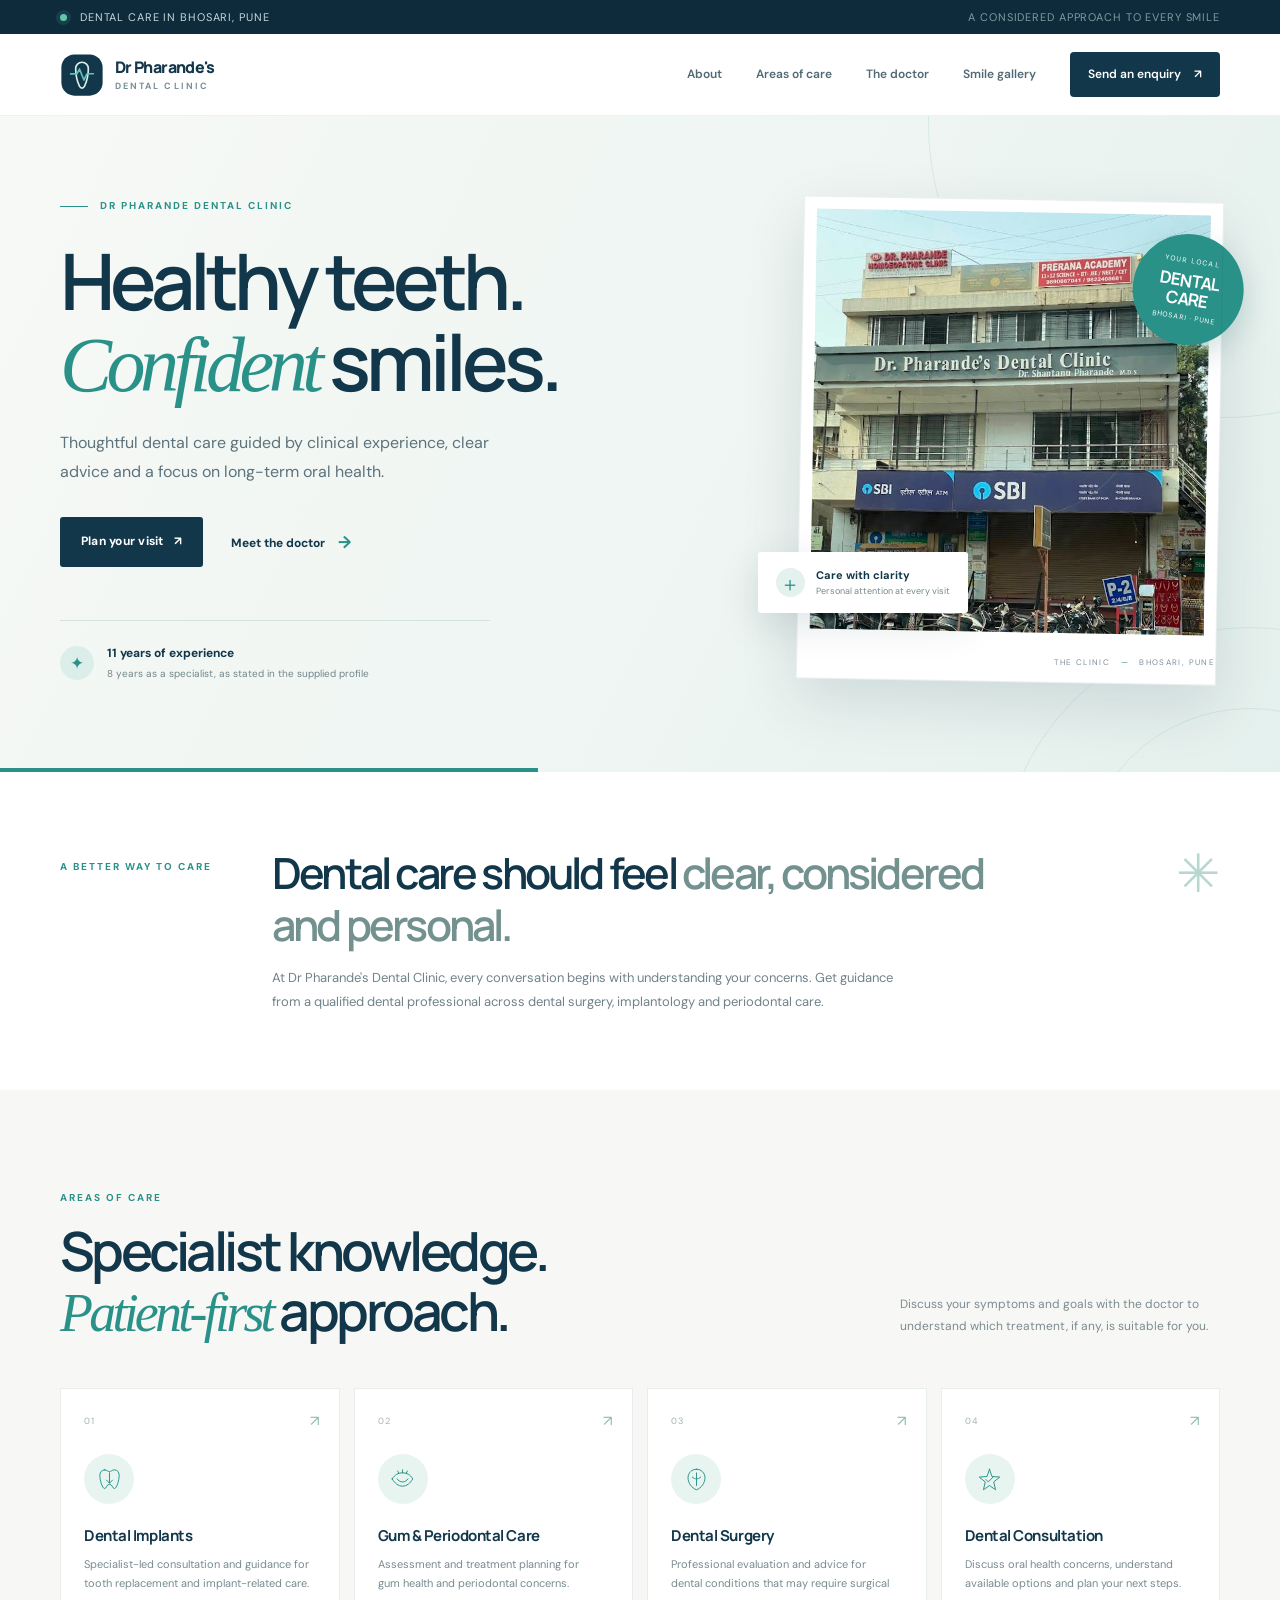
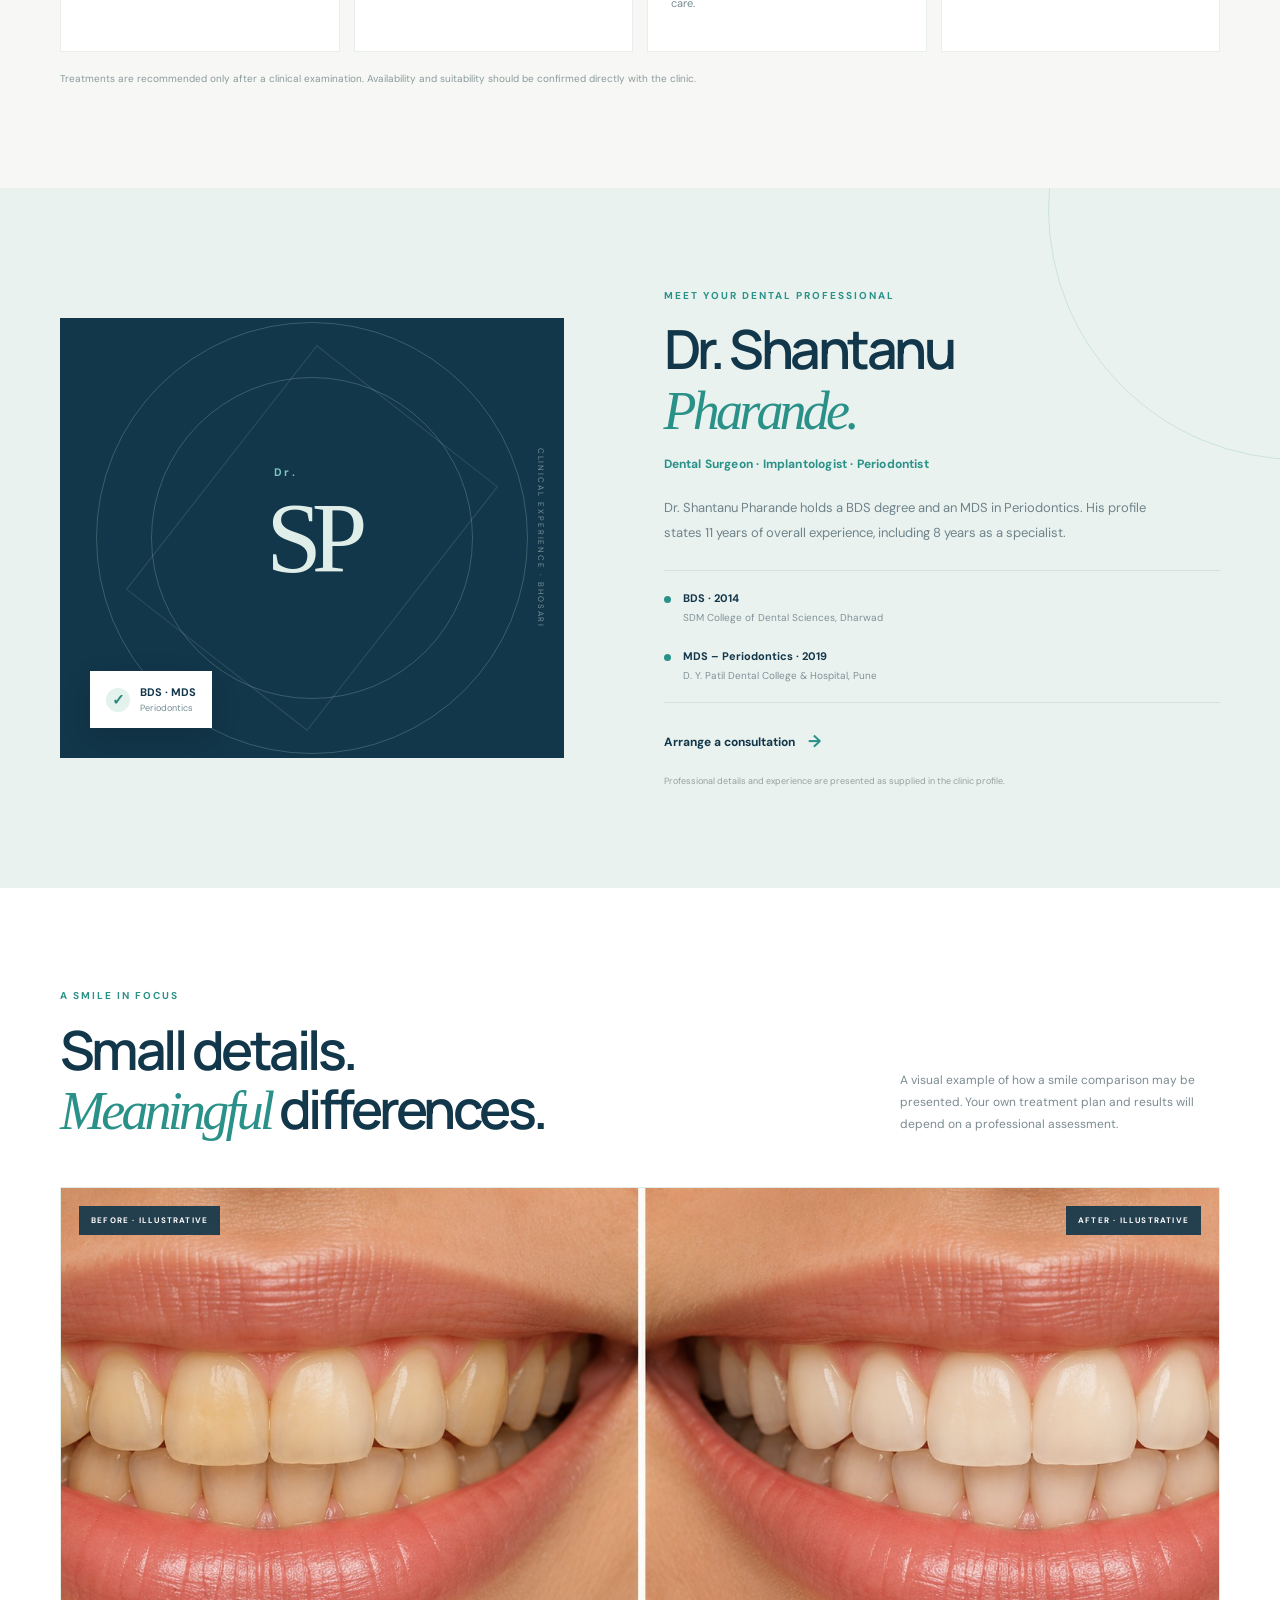
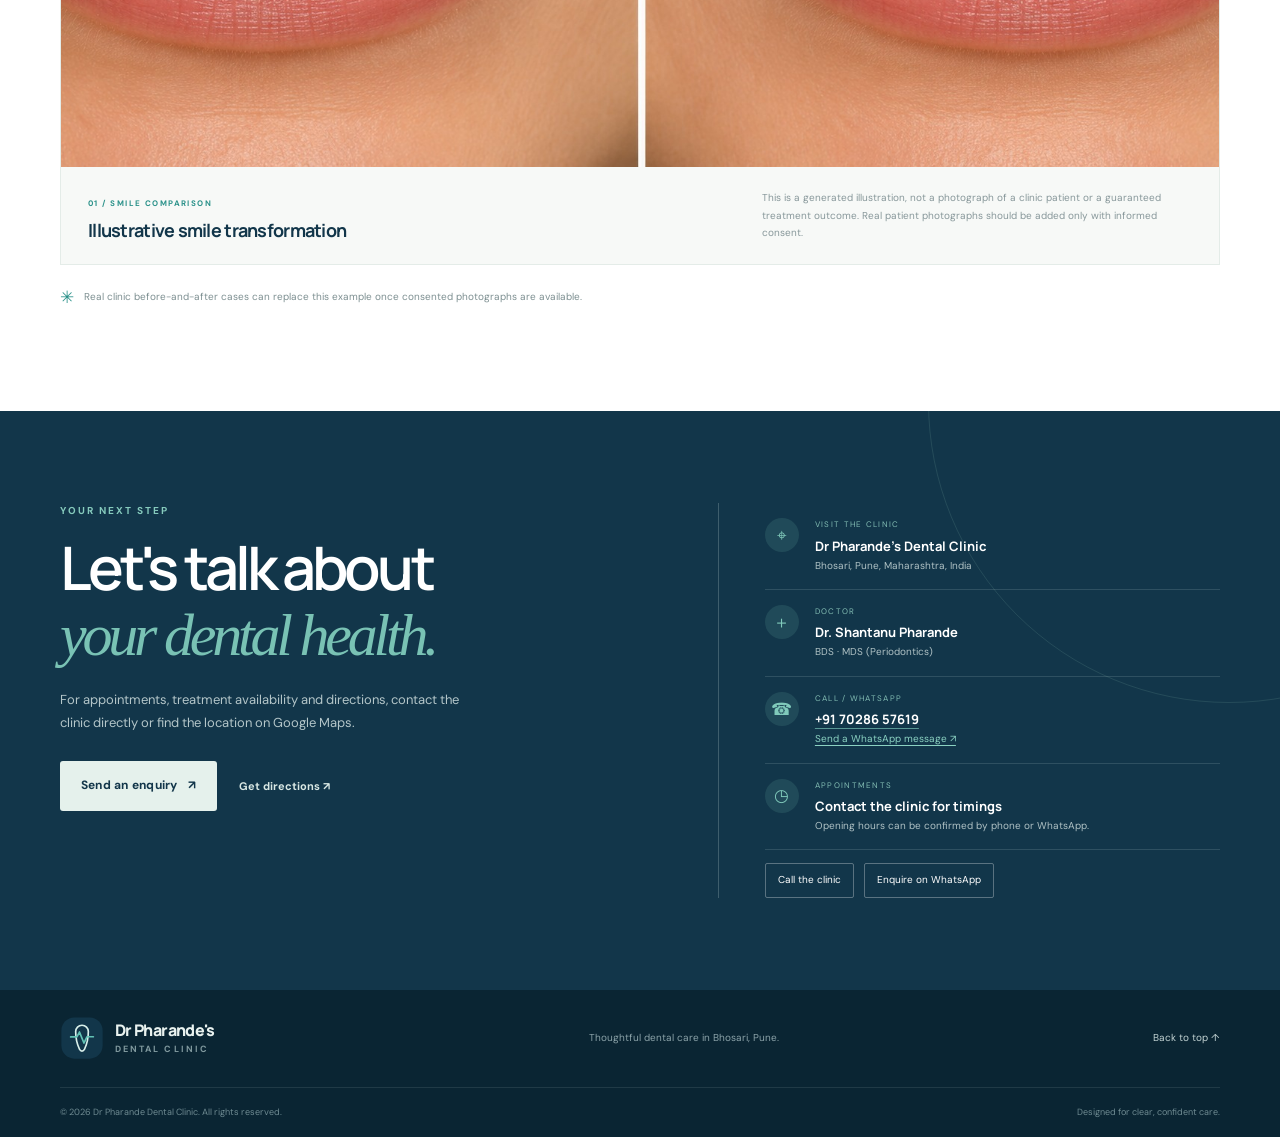
<file: index.html>
<!doctype html>
<html lang="en">
<head>
  <meta charset="utf-8">
  <meta name="viewport" content="width=device-width, initial-scale=1">
  <meta name="theme-color" content="#12364a">
  <meta name="description" content="Dr Pharande Dental Clinic in Bhosari, Pune. Consult Dr. Shantanu Pharande, BDS, MDS (Periodontics), dental surgeon, implantologist and periodontist.">
  <meta property="og:title" content="Dr Pharande Dental Clinic | Bhosari, Pune">
  <meta property="og:description" content="Thoughtful dental care, guided by experience. Meet Dr. Shantanu Pharande, BDS, MDS (Periodontics).">
  <meta property="og:image" content="assets/clinic-exterior.jpg">
  <title>Dr Pharande Dental Clinic | Bhosari, Pune</title>
  <link rel="icon" href="assets/clinic-mark.svg" type="image/svg+xml">
  <link rel="preconnect" href="https://fonts.googleapis.com">
  <link rel="preconnect" href="https://fonts.gstatic.com" crossorigin>
  <link href="https://fonts.googleapis.com/css2?family=DM+Sans:wght@400;500;600;700&family=Manrope:wght@400;500;600;700;800&display=swap" rel="stylesheet">
  <link rel="stylesheet" href="styles.css">
  <script src="assets/config.js"></script>
  <script src="script.js" defer></script>
  <script type="application/ld+json">
  {
    "@context": "https://schema.org",
    "@type": "Dentist",
    "name": "Dr Pharande Dental Clinic",
    "description": "Dental clinic led by Dr. Shantanu Pharande, BDS, MDS (Periodontics), dental surgeon, implantologist and periodontist.",
    "address": {
      "@type": "PostalAddress",
      "addressLocality": "Bhosari, Pune",
      "addressRegion": "Maharashtra",
      "addressCountry": "IN"
    },
    "employee": {
      "@type": "Person",
      "name": "Dr. Shantanu Pharande",
      "honorificPrefix": "Dr.",
      "jobTitle": "Dental Surgeon, Implantologist and Periodontist",
      "hasCredential": ["BDS", "MDS - Periodontics"]
    }
  }
  </script>
</head>
<body>
  <div class="topline">
    <div class="container topline-inner">
      <span><i class="status-dot"></i> Dental care in Bhosari, Pune</span>
      <span class="topline-note">A considered approach to every smile</span>
    </div>
  </div>

  <header class="site-header" id="top">
    <div class="container nav-wrap">
      <a class="brand" href="#top" aria-label="Dr Pharande Dental Clinic home">
        <img src="assets/clinic-mark.svg" alt="" width="46" height="46">
        <span class="brand-copy"><strong>Dr Pharande's</strong><small>DENTAL CLINIC</small></span>
      </a>
      <button class="menu-toggle" type="button" aria-label="Open navigation" aria-expanded="false" aria-controls="primary-nav"><span></span><span></span></button>
      <nav class="nav-links" id="primary-nav" aria-label="Main navigation">
        <a href="#about">About</a>
        <a href="#care">Areas of care</a>
        <a href="#doctor">The doctor</a>
        <a href="#smiles">Smile gallery</a>
        <a class="nav-cta" href="enquiry.html">Send an enquiry <span>↗</span></a>
      </nav>
    </div>
  </header>

  <main>
    <section class="hero">
      <div class="hero-orbit orbit-one"></div><div class="hero-orbit orbit-two"></div>
      <div class="container hero-grid">
        <div class="hero-copy reveal">
          <div class="eyebrow"><span class="eyebrow-line"></span> DR PHARANDE DENTAL CLINIC</div>
          <h1>Healthy teeth.<br><em>Confident</em> smiles.</h1>
          <p class="hero-lead">Thoughtful dental care guided by clinical experience, clear advice and a focus on long-term oral health.</p>
          <div class="hero-actions">
            <a class="button button-primary" href="enquiry.html">Plan your visit <span>↗</span></a>
            <a class="text-link" href="#doctor">Meet the doctor <span>→</span></a>
          </div>
          <div class="hero-proof">
            <div class="proof-icon">✦</div>
            <div><strong>11 years of experience</strong><span>8 years as a specialist, as stated in the supplied profile</span></div>
          </div>
        </div>
        <div class="hero-visual reveal reveal-delay">
          <div class="hero-photo-frame">
            <img src="assets/clinic-exterior.jpg" alt="Exterior of Dr Pharande's Dental Clinic in Bhosari, Pune">
            <div class="photo-stamp"><span>YOUR LOCAL</span><strong>DENTAL<br>CARE</strong><small>BHOSARI · PUNE</small></div>
          </div>
          <div class="floating-note"><span class="note-icon">＋</span><span><strong>Care with clarity</strong><small>Personal attention at every visit</small></span></div>
          <div class="hero-caption">THE CLINIC <span>—</span> BHOSARI, PUNE</div>
        </div>
      </div>
      <div class="hero-bottom-rule"></div>
    </section>

    <section class="intro-band" id="about">
      <div class="container intro-grid">
        <p class="section-kicker">A BETTER WAY TO CARE</p>
        <div class="intro-content">
          <h2>Dental care should feel <span>clear, considered and personal.</span></h2>
          <p>At Dr Pharande's Dental Clinic, every conversation begins with understanding your concerns. Get guidance from a qualified dental professional across dental surgery, implantology and periodontal care.</p>
        </div>
        <div class="intro-mark" aria-hidden="true">✳</div>
      </div>
    </section>

    <section class="care-section section-pad" id="care">
      <div class="container">
        <div class="section-heading reveal">
          <div><p class="section-kicker">AREAS OF CARE</p><h2>Specialist knowledge.<br><em>Patient-first</em> approach.</h2></div>
          <p class="heading-aside">Discuss your symptoms and goals with the doctor to understand which treatment, if any, is suitable for you.</p>
        </div>
        <div class="care-grid">
          <article class="care-card reveal"><div class="care-number">01</div><div class="care-icon"><svg viewBox="0 0 48 48" aria-hidden="true"><path d="M16 8c-5 0-8 4-8 9 0 8 4 22 8 22 3 0 3-7 8-7s5 7 8 7c4 0 8-14 8-22 0-5-3-9-8-9-4 0-5 3-8 3s-4-3-8-3Z"/><path d="M24 13v17m-5-5 5 5 5-5"/></svg></div><h3>Dental Implants</h3><p>Specialist-led consultation and guidance for tooth replacement and implant-related care.</p><span class="card-arrow">↗</span></article>
          <article class="care-card reveal reveal-delay"><div class="care-number">02</div><div class="care-icon"><svg viewBox="0 0 48 48" aria-hidden="true"><path d="M7 23c4-7 10-10 17-10s13 3 17 10c-4 7-10 12-17 12S11 30 7 23Z"/><path d="M15 23c2 3 5 5 9 5s7-2 9-5M24 13v-5m-6 6-2-4m14 4 2-4"/></svg></div><h3>Gum & Periodontal Care</h3><p>Assessment and treatment planning for gum health and periodontal concerns.</p><span class="card-arrow">↗</span></article>
          <article class="care-card reveal"><div class="care-number">03</div><div class="care-icon"><svg viewBox="0 0 48 48" aria-hidden="true"><path d="M24 7c-8 0-14 6-14 14 0 9 6 17 14 20 8-3 14-11 14-20 0-8-6-14-14-14Z"/><path d="M24 13v21m-7-14c2 2 5 3 7 3s5-1 7-3"/></svg></div><h3>Dental Surgery</h3><p>Professional evaluation and advice for dental conditions that may require surgical care.</p><span class="card-arrow">↗</span></article>
          <article class="care-card reveal reveal-delay"><div class="care-number">04</div><div class="care-icon"><svg viewBox="0 0 48 48" aria-hidden="true"><path d="M24 7 28 19 41 20 31 28 34 41 24 34 14 41 17 28 7 20 20 19 24 7Z"/><path d="m18 24 4 4 8-8"/></svg></div><h3>Dental Consultation</h3><p>Discuss oral health concerns, understand available options and plan your next steps.</p><span class="card-arrow">↗</span></article>
        </div>
        <p class="care-disclaimer">Treatments are recommended only after a clinical examination. Availability and suitability should be confirmed directly with the clinic.</p>
      </div>
    </section>

    <section class="doctor-section section-pad" id="doctor">
      <div class="container doctor-grid">
        <div class="doctor-visual reveal">
          <div class="doctor-card-bg"></div>
          <div class="doctor-monogram">SP<span>Dr.</span></div>
          <div class="credential-chip"><span class="chip-check">✓</span><span><strong>BDS · MDS</strong><small>Periodontics</small></span></div>
          <div class="doctor-side-label">CLINICAL EXPERIENCE · BHOSARI</div>
        </div>
        <div class="doctor-copy reveal reveal-delay">
          <p class="section-kicker">MEET YOUR DENTAL PROFESSIONAL</p>
          <h2>Dr. Shantanu<br><em>Pharande.</em></h2>
          <p class="doctor-role">Dental Surgeon · Implantologist · Periodontist</p>
          <p class="doctor-description">Dr. Shantanu Pharande holds a BDS degree and an MDS in Periodontics. His profile states 11 years of overall experience, including 8 years as a specialist.</p>
          <div class="education-list">
            <div><span class="edu-dot"></span><p><strong>BDS · 2014</strong><small>SDM College of Dental Sciences, Dharwad</small></p></div>
            <div><span class="edu-dot"></span><p><strong>MDS – Periodontics · 2019</strong><small>D. Y. Patil Dental College & Hospital, Pune</small></p></div>
          </div>
          <a class="text-link dark-link" href="enquiry.html">Arrange a consultation <span>→</span></a>
          <p class="source-note">Professional details and experience are presented as supplied in the clinic profile.</p>
        </div>
      </div>
    </section>

    <section class="smiles-section section-pad" id="smiles">
      <div class="container">
        <div class="section-heading reveal">
          <div><p class="section-kicker">A SMILE IN FOCUS</p><h2>Small details.<br><em>Meaningful</em> differences.</h2></div>
          <p class="heading-aside">A visual example of how a smile comparison may be presented. Your own treatment plan and results will depend on a professional assessment.</p>
        </div>
        <div class="before-after-card reveal">
          <div class="before-after-image"><img src="assets/before-after-illustrative.jpg" alt="Illustrative side-by-side dental smile comparison, not a real patient case"><span class="ba-label ba-before">BEFORE · ILLUSTRATIVE</span><span class="ba-label ba-after">AFTER · ILLUSTRATIVE</span></div>
          <div class="ba-caption"><div><span class="caption-index">01 / SMILE COMPARISON</span><h3>Illustrative smile transformation</h3></div><p>This is a generated illustration, not a photograph of a clinic patient or a guaranteed treatment outcome. Real patient photographs should be added only with informed consent.</p></div>
        </div>
        <div class="gallery-note"><span>✳</span> Real clinic before-and-after cases can replace this example once consented photographs are available.</div>
      </div>
    </section>

    <section class="visit-section" id="contact">
      <div class="container visit-grid">
        <div class="visit-copy reveal">
          <p class="section-kicker light-kicker">YOUR NEXT STEP</p>
          <h2>Let's talk about<br><em>your dental health.</em></h2>
          <p>For appointments, treatment availability and directions, contact the clinic directly or find the location on Google Maps.</p>
          <div class="visit-actions"><a class="button button-light" href="enquiry.html">Send an enquiry <span>↗</span></a><a class="visit-map-link" href="https://www.google.com/maps/search/?api=1&query=Dr+Pharande%27s+Dental+Clinic%2C+Bhosari%2C+Pune" target="_blank" rel="noopener">Get directions ↗</a></div>
        </div>
        <div class="visit-details reveal reveal-delay">
          <div class="detail-row"><span class="detail-icon">⌖</span><div><small>VISIT THE CLINIC</small><strong>Dr Pharande's Dental Clinic</strong><p>Bhosari, Pune, Maharashtra, India</p></div></div>
          <div class="detail-row"><span class="detail-icon">＋</span><div><small>DOCTOR</small><strong>Dr. Shantanu Pharande</strong><p>BDS · MDS (Periodontics)</p></div></div>
          <div class="detail-row"><span class="detail-icon">☎</span><div><small>CALL / WHATSAPP</small><strong><a class="phone-link" href="tel:+917028657619">+91 70286 57619</a></strong><p><a class="whatsapp-inline" href="https://wa.me/917028657619?text=Hello%2C%20I%20would%20like%20to%20enquire%20about%20an%20appointment%20at%20Dr%20Pharande%20Dental%20Clinic." target="_blank" rel="noopener">Send a WhatsApp message ↗</a></p></div></div>
          <div class="detail-row"><span class="detail-icon">◷</span><div><small>APPOINTMENTS</small><strong>Contact the clinic for timings</strong><p>Opening hours can be confirmed by phone or WhatsApp.</p></div></div>
          <div class="contact-config-note" id="contact-config-note" hidden></div>
          <div class="contact-actions" id="contact-actions" hidden></div>
        </div>
      </div>
    </section>
  </main>

  <footer class="site-footer">
    <div class="container footer-main">
      <a class="brand footer-brand" href="#top"><img src="assets/clinic-mark.svg" alt="" width="42" height="42"><span class="brand-copy"><strong>Dr Pharande's</strong><small>DENTAL CLINIC</small></span></a>
      <p>Thoughtful dental care in Bhosari, Pune.</p>
      <a class="back-top" href="#top">Back to top ↑</a>
    </div>
    <div class="container footer-bottom"><span>© <span id="year"></span> Dr Pharande Dental Clinic. All rights reserved.</span><span>Designed for clear, confident care.</span></div>
  </footer>
</body>
</html>
</file>
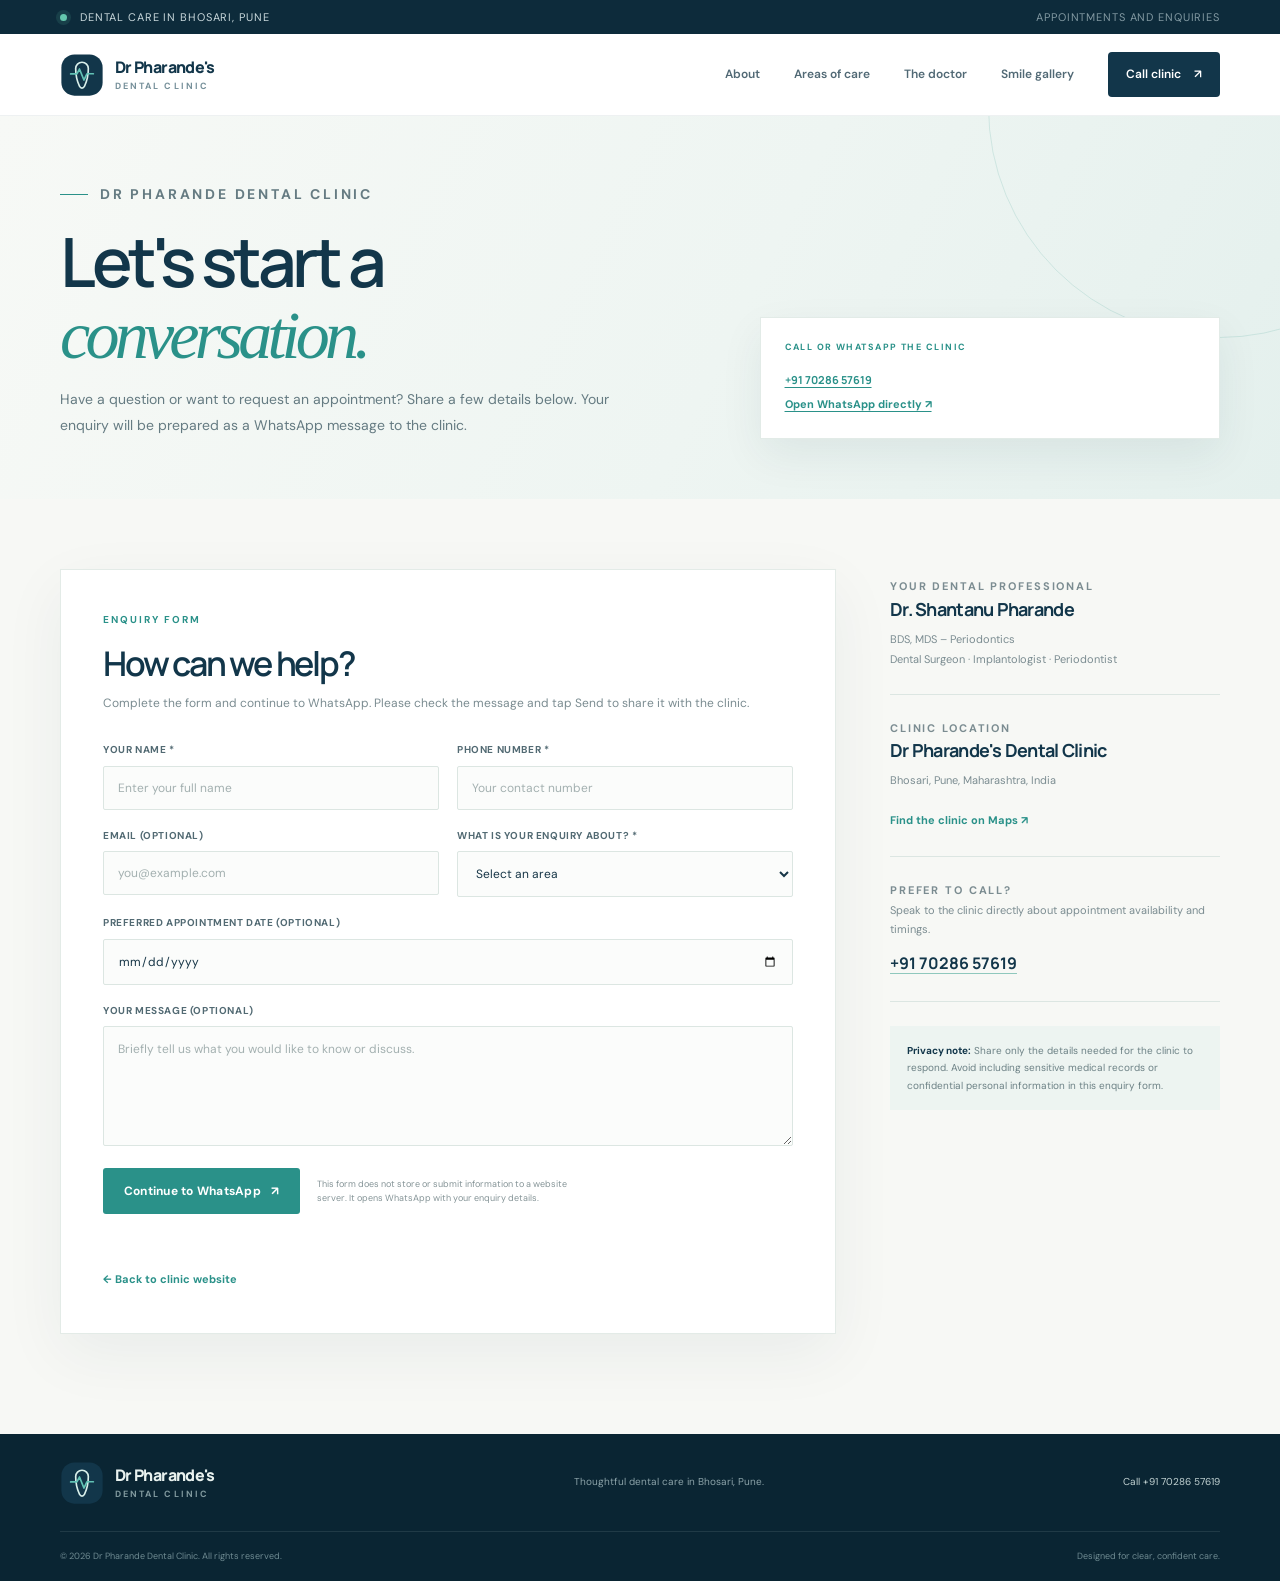
<file: enquiry.html>
<!doctype html>
<html lang="en">
<head>
  <meta charset="utf-8">
  <meta name="viewport" content="width=device-width, initial-scale=1">
  <meta name="theme-color" content="#12364a">
  <meta name="description" content="Send an appointment or treatment enquiry to Dr Pharande Dental Clinic in Bhosari, Pune. WhatsApp +91 70286 57619.">
  <meta property="og:title" content="Enquire | Dr Pharande Dental Clinic">
  <meta property="og:description" content="Send an enquiry to Dr Pharande Dental Clinic in Bhosari, Pune.">
  <meta property="og:image" content="assets/clinic-exterior.jpg">
  <title>Enquire | Dr Pharande Dental Clinic</title>
  <link rel="icon" href="assets/clinic-mark.svg" type="image/svg+xml">
  <link rel="preconnect" href="https://fonts.googleapis.com">
  <link rel="preconnect" href="https://fonts.gstatic.com" crossorigin>
  <link href="https://fonts.googleapis.com/css2?family=DM+Sans:wght@400;500;600;700&family=Manrope:wght@400;500;600;700;800&display=swap" rel="stylesheet">
  <link rel="stylesheet" href="styles.css">
  <script src="assets/config.js"></script>
  <script src="script.js" defer></script>
</head>
<body>
  <div class="topline">
    <div class="container topline-inner">
      <span><i class="status-dot"></i> Dental care in Bhosari, Pune</span>
      <span class="topline-note">Appointments and enquiries</span>
    </div>
  </div>

  <header class="site-header" id="top">
    <div class="container nav-wrap">
      <a class="brand" href="index.html" aria-label="Dr Pharande Dental Clinic home">
        <img src="assets/clinic-mark.svg" alt="" width="46" height="46">
        <span class="brand-copy"><strong>Dr Pharande's</strong><small>DENTAL CLINIC</small></span>
      </a>
      <button class="menu-toggle" type="button" aria-label="Open navigation" aria-expanded="false" aria-controls="primary-nav"><span></span><span></span></button>
      <nav class="nav-links" id="primary-nav" aria-label="Main navigation">
        <a href="index.html#about">About</a>
        <a href="index.html#care">Areas of care</a>
        <a href="index.html#doctor">The doctor</a>
        <a href="index.html#smiles">Smile gallery</a>
        <a class="nav-cta" href="tel:+917028657619">Call clinic <span>↗</span></a>
      </nav>
    </div>
  </header>

  <main>
    <section class="enquiry-hero">
      <div class="container enquiry-hero-grid">
        <div class="reveal">
          <p class="eyebrow"><span class="eyebrow-line"></span> DR PHARANDE DENTAL CLINIC</p>
          <h1>Let's start a<br><em>conversation.</em></h1>
          <p>Have a question or want to request an appointment? Share a few details below. Your enquiry will be prepared as a WhatsApp message to the clinic.</p>
        </div>
        <div class="enquiry-callout reveal reveal-delay">
          <small>CALL OR WHATSAPP THE CLINIC</small>
          <strong><a href="tel:+917028657619">+91 70286 57619</a></strong>
          <a href="https://wa.me/917028657619?text=Hello%2C%20I%20would%20like%20to%20enquire%20about%20Dr%20Pharande%20Dental%20Clinic." target="_blank" rel="noopener">Open WhatsApp directly ↗</a>
        </div>
      </div>
    </section>

    <section class="enquiry-section">
      <div class="container enquiry-layout">
        <div class="enquiry-form-card reveal">
          <p class="section-kicker">ENQUIRY FORM</p>
          <h2>How can we help?</h2>
          <p class="form-intro">Complete the form and continue to WhatsApp. Please check the message and tap Send to share it with the clinic.</p>

          <form class="enquiry-form" id="enquiry-form">
            <div class="form-field">
              <label for="visitor-name">YOUR NAME *</label>
              <input id="visitor-name" name="name" type="text" autocomplete="name" placeholder="Enter your full name" maxlength="80" required>
            </div>
            <div class="form-field">
              <label for="visitor-phone">PHONE NUMBER *</label>
              <input id="visitor-phone" name="phone" type="tel" autocomplete="tel" placeholder="Your contact number" minlength="8" maxlength="18" pattern="[0-9+()\-\s]{8,18}" required>
            </div>
            <div class="form-field">
              <label for="visitor-email">EMAIL (OPTIONAL)</label>
              <input id="visitor-email" name="email" type="email" autocomplete="email" placeholder="you@example.com" maxlength="120">
            </div>
            <div class="form-field">
              <label for="enquiry-service">WHAT IS YOUR ENQUIRY ABOUT? *</label>
              <select id="enquiry-service" name="service" required>
                <option value="" selected disabled>Select an area</option>
                <option>Dental implants</option>
                <option>Gum / periodontal care</option>
                <option>Dental surgery consultation</option>
                <option>General dental consultation</option>
                <option>Other enquiry</option>
              </select>
            </div>
            <div class="form-field full">
              <label for="preferred-date">PREFERRED APPOINTMENT DATE (OPTIONAL)</label>
              <input id="preferred-date" name="date" type="date">
            </div>
            <div class="form-field full">
              <label for="visitor-message">YOUR MESSAGE (OPTIONAL)</label>
              <textarea id="visitor-message" name="message" maxlength="700" placeholder="Briefly tell us what you would like to know or discuss."></textarea>
            </div>
            <div class="form-submit">
              <button class="button button-whatsapp" type="submit">Continue to WhatsApp <span>↗</span></button>
              <span class="form-submit-note">This form does not store or submit information to a website server. It opens WhatsApp with your enquiry details.</span>
            </div>
            <p class="form-status" id="form-status" role="status" aria-live="polite"></p>
          </form>
          <a class="back-home" href="index.html">← Back to clinic website</a>
        </div>

        <aside class="enquiry-sidebar reveal reveal-delay">
          <div class="sidebar-block">
            <p class="sidebar-kicker">YOUR DENTAL PROFESSIONAL</p>
            <h3>Dr. Shantanu Pharande</h3>
            <p>BDS, MDS – Periodontics<br>Dental Surgeon · Implantologist · Periodontist</p>
          </div>
          <div class="sidebar-block">
            <p class="sidebar-kicker">CLINIC LOCATION</p>
            <h3>Dr Pharande's Dental Clinic</h3>
            <p>Bhosari, Pune, Maharashtra, India</p>
            <a class="back-home" href="https://www.google.com/maps/search/?api=1&query=Dr+Pharande%27s+Dental+Clinic%2C+Bhosari%2C+Pune" target="_blank" rel="noopener">Find the clinic on Maps ↗</a>
          </div>
          <div class="sidebar-block">
            <p class="sidebar-kicker">PREFER TO CALL?</p>
            <p>Speak to the clinic directly about appointment availability and timings.</p>
            <a class="sidebar-phone" href="tel:+917028657619">+91 70286 57619</a>
          </div>
          <div class="enquiry-privacy"><strong>Privacy note:</strong> Share only the details needed for the clinic to respond. Avoid including sensitive medical records or confidential personal information in this enquiry form.</div>
        </aside>
      </div>
    </section>
  </main>

  <footer class="site-footer">
    <div class="container footer-main">
      <a class="brand footer-brand" href="index.html"><img src="assets/clinic-mark.svg" alt="" width="42" height="42"><span class="brand-copy"><strong>Dr Pharande's</strong><small>DENTAL CLINIC</small></span></a>
      <p>Thoughtful dental care in Bhosari, Pune.</p>
      <a class="back-top" href="tel:+917028657619">Call +91 70286 57619</a>
    </div>
    <div class="container footer-bottom"><span>© <span id="year"></span> Dr Pharande Dental Clinic. All rights reserved.</span><span>Designed for clear, confident care.</span></div>
  </footer>
</body>
</html>
</file>
<file: styles.css>
:root{--navy:#12364a;--navy-2:#0d2b3b;--teal:#2a9189;--mint:#dff1ed;--cream:#f7f8f5;--paper:#fff;--ink:#173647;--muted:#657984;--line:#dce6e4;--gold:#d8b878;--serif:Georgia,'Times New Roman',serif;--sans:'DM Sans',Arial,sans-serif;--display:'Manrope','DM Sans',sans-serif;--shadow:0 22px 60px rgba(12,45,59,.12)}
*{box-sizing:border-box}html{scroll-behavior:smooth;scroll-padding-top:92px}body{margin:0;background:var(--cream);color:var(--ink);font-family:var(--sans);font-size:15px;line-height:1.65;-webkit-font-smoothing:antialiased}a{color:inherit;text-decoration:none}img{max-width:100%;display:block}.container{width:min(1160px,calc(100% - 48px));margin-inline:auto}.topline{background:var(--navy-2);color:#c9d8dc;font-size:11px;letter-spacing:.08em;text-transform:uppercase}.topline-inner{min-height:34px;display:flex;align-items:center;justify-content:space-between}.status-dot{display:inline-block;width:7px;height:7px;border-radius:50%;background:#64c7ad;margin-right:9px;box-shadow:0 0 0 4px rgba(100,199,173,.13)}.topline-note{color:#8299a2}.site-header{height:82px;position:sticky;top:0;z-index:30;background:rgba(255,255,255,.94);backdrop-filter:blur(14px);border-bottom:1px solid rgba(18,54,74,.07)}.nav-wrap{height:100%;display:flex;align-items:center;justify-content:space-between}.brand{display:inline-flex;align-items:center;gap:11px}.brand img{width:44px;height:44px}.brand-copy{display:flex;flex-direction:column;line-height:1.2}.brand-copy strong{font-family:var(--display);font-size:16px;letter-spacing:-.04em;color:var(--navy);font-weight:800}.brand-copy small{font-size:9px;letter-spacing:.23em;color:#76909a;font-weight:700;margin-top:4px}.nav-links{display:flex;gap:34px;align-items:center;font-size:12px;font-weight:600;color:#516975}.nav-links>a:not(.nav-cta){transition:color .2s}.nav-links>a:not(.nav-cta):hover{color:var(--teal)}.nav-cta{background:var(--navy);color:#fff;border-radius:4px;padding:13px 18px;transition:background .2s,transform .2s}.nav-cta:hover,.button-primary:hover{background:var(--teal);transform:translateY(-2px)}.nav-cta span,.button span{margin-left:10px}.menu-toggle{display:none;background:none;border:0;padding:8px}.menu-toggle span{display:block;width:23px;height:2px;background:var(--navy);margin:5px}
.hero{position:relative;overflow:hidden;background:linear-gradient(116deg,#f7f9f6 0%,#eef5f2 57%,#e4f0ed 100%);padding:82px 0 90px}.hero:before{content:"";position:absolute;width:590px;height:590px;border:1px solid rgba(42,145,137,.12);border-radius:50%;right:-240px;top:-290px}.hero-orbit{position:absolute;border:1px solid rgba(42,145,137,.12);border-radius:50%;pointer-events:none}.orbit-one{width:500px;height:500px;right:-220px;bottom:-355px}.orbit-two{width:340px;height:340px;right:-140px;bottom:-276px}.hero-grid{display:grid;grid-template-columns:1fr .94fr;align-items:center;gap:72px;position:relative;z-index:1}.eyebrow,.section-kicker{font-size:10px;letter-spacing:.2em;font-weight:700;color:var(--teal)}.eyebrow{display:flex;align-items:center;gap:12px}.eyebrow-line{display:inline-block;width:28px;height:1px;background:var(--teal)}h1,h2,h3,p{margin-top:0}h1,h2{font-family:var(--display);letter-spacing:-.065em;color:var(--navy);font-weight:600}h1{font-size:clamp(52px,6.3vw,78px);line-height:1.04;margin:25px 0 24px}h1 em,h2 em{font-family:var(--serif);font-weight:400;color:var(--teal);letter-spacing:-.07em}.hero-lead{color:#5c727c;max-width:450px;font-size:16px;line-height:1.8;margin-bottom:31px}.hero-actions{display:flex;align-items:center;gap:28px}.button{display:inline-flex;align-items:center;justify-content:center;padding:15px 21px;border-radius:3px;font-size:12px;font-weight:700;letter-spacing:.02em;transition:.22s}.button-primary{background:var(--navy);color:#fff}.text-link{font-size:12px;font-weight:700;color:var(--navy)}.text-link span{color:var(--teal);margin-left:10px;font-size:17px;vertical-align:-1px}.hero-proof{display:flex;gap:13px;align-items:center;margin-top:53px;padding-top:23px;border-top:1px solid #d5e3df;max-width:430px}.proof-icon{width:34px;height:34px;display:grid;place-items:center;border-radius:50%;background:#dceee9;color:var(--teal);font-size:17px}.hero-proof div:last-child{display:flex;flex-direction:column}.hero-proof strong{font-size:12px;color:var(--navy)}.hero-proof span{font-size:10px;color:#71858c;margin-top:2px}.hero-visual{position:relative;max-width:485px;margin-left:auto}.hero-photo-frame{position:relative;padding:13px 13px 50px;background:#fff;box-shadow:var(--shadow);transform:rotate(1deg)}.hero-photo-frame:before{content:"";position:absolute;inset:0;border:1px solid rgba(18,54,74,.08);z-index:1;pointer-events:none}.hero-photo-frame img{width:100%;height:420px;object-fit:cover;object-position:center 48%}.photo-stamp{position:absolute;right:-21px;top:32px;width:111px;height:111px;border-radius:50%;background:var(--teal);color:white;display:flex;flex-direction:column;align-items:center;justify-content:center;text-align:center;transform:rotate(8deg);box-shadow:0 12px 30px rgba(21,95,92,.2)}.photo-stamp span{font-size:7px;letter-spacing:.18em}.photo-stamp strong{font:700 17px/1.05 var(--display);letter-spacing:-.04em;margin:5px 0}.photo-stamp small{font-size:7px;letter-spacing:.12em}.floating-note{position:absolute;left:-42px;bottom:69px;background:white;padding:14px 18px;display:flex;gap:11px;align-items:center;box-shadow:0 12px 38px rgba(19,55,70,.13);border-radius:3px}.note-icon{width:29px;height:29px;border-radius:50%;display:grid;place-items:center;background:#e3f2ee;color:var(--teal);font-size:20px}.floating-note span:last-child{display:flex;flex-direction:column}.floating-note strong{font-size:11px;color:var(--navy)}.floating-note small{font-size:9px;color:#75888e}.hero-caption{position:absolute;right:5px;bottom:13px;font-size:8px;letter-spacing:.17em;color:#7c9097}.hero-caption span{color:var(--teal);padding:0 7px}.hero-bottom-rule{position:absolute;left:0;bottom:0;height:4px;width:42%;background:var(--teal)}
.intro-band{background:#fff;padding:75px 0}.intro-grid{display:grid;grid-template-columns:170px 1fr 70px;gap:42px;align-items:start}.intro-grid .section-kicker{margin-top:12px}.intro-content h2{font-size:clamp(30px,3.6vw,43px);line-height:1.2;margin-bottom:15px;max-width:720px}.intro-content h2 span{color:#72918f}.intro-content p{font-size:13px;color:#71828a;max-width:640px;line-height:1.9;margin:0}.intro-mark{font-size:53px;color:#b7d8d0;text-align:right;line-height:1}
.section-pad{padding:100px 0}.section-heading{display:flex;align-items:flex-end;justify-content:space-between;gap:40px;margin-bottom:45px}.section-kicker{margin-bottom:15px}.section-heading h2,.doctor-copy h2{font-size:clamp(37px,4.5vw,54px);line-height:1.1;margin:0}.heading-aside{max-width:320px;color:#7b8b91;font-size:12px;line-height:1.85;margin:0 0 6px}.care-grid{display:grid;grid-template-columns:repeat(4,1fr);gap:14px}.care-card{background:#fff;min-height:264px;padding:25px 23px;position:relative;border:1px solid #e7eeeb;transition:transform .25s,box-shadow .25s,border-color .25s}.care-card:hover{transform:translateY(-6px);box-shadow:0 18px 40px rgba(18,54,74,.09);border-color:#c7e2db}.care-number{font-size:9px;letter-spacing:.16em;color:#a3b3b4}.care-icon{width:50px;height:50px;margin:25px 0 21px;background:#e8f4f0;border-radius:50%;display:grid;place-items:center}.care-icon svg{width:29px;height:29px;stroke:var(--teal);stroke-width:1.6;fill:none;stroke-linecap:round;stroke-linejoin:round}.care-card h3{font:700 15px var(--display);letter-spacing:-.03em;color:var(--navy);margin-bottom:9px}.care-card p{font-size:11px;line-height:1.75;color:#788b91;margin:0;max-width:225px}.card-arrow{position:absolute;right:20px;top:20px;color:#8bbcb1;font-size:15px}.care-disclaimer{font-size:10px;color:#8a999c;margin:19px 0 0}
.doctor-section{background:#eaf2ef;position:relative;overflow:hidden}.doctor-section:after{content:"";position:absolute;width:500px;height:500px;border:1px solid rgba(42,145,137,.16);border-radius:50%;right:-270px;top:-230px}.doctor-grid{display:grid;grid-template-columns:.95fr 1.05fr;gap:100px;align-items:center;position:relative;z-index:1}.doctor-visual{height:440px;background:var(--navy);position:relative;overflow:hidden;display:flex;align-items:center;justify-content:center}.doctor-visual:before,.doctor-visual:after{content:"";position:absolute;border:1px solid rgba(204,238,227,.21);border-radius:50%}.doctor-visual:before{width:430px;height:430px}.doctor-visual:after{width:320px;height:320px}.doctor-card-bg{position:absolute;width:230px;height:310px;border:1px solid rgba(255,255,255,.12);transform:rotate(38deg)}.doctor-monogram{font:500 100px/1 var(--serif);color:#e0eeea;letter-spacing:-.1em;position:relative;z-index:1}.doctor-monogram span{font:700 11px var(--sans);letter-spacing:.2em;position:absolute;top:-23px;left:8px;color:#7cc5b9}.credential-chip{position:absolute;z-index:2;bottom:30px;left:30px;background:#fff;padding:12px 16px;display:flex;gap:10px;align-items:center;box-shadow:0 10px 30px rgba(0,0,0,.12)}.chip-check{width:24px;height:24px;border-radius:50%;background:#e3f2ec;color:#27877d;display:grid;place-items:center;font-weight:700}.credential-chip span:last-child{display:flex;flex-direction:column}.credential-chip strong{font-size:11px;color:var(--navy)}.credential-chip small{font-size:9px;color:#778d94}.doctor-side-label{position:absolute;right:17px;top:50%;writing-mode:vertical-rl;transform:translateY(-50%);font-size:8px;letter-spacing:.24em;color:rgba(218,239,232,.5)}.doctor-copy h2{margin-bottom:14px}.doctor-role{font-size:12px;color:var(--teal);font-weight:700;letter-spacing:.015em;margin-bottom:21px}.doctor-description{font-size:13px;color:#6e838a;line-height:1.9;max-width:485px}.education-list{border-top:1px solid #d3e1dc;border-bottom:1px solid #d3e1dc;margin:25px 0 24px;padding:8px 0}.education-list>div{display:flex;align-items:flex-start;gap:12px;padding:10px 0}.edu-dot{width:7px;height:7px;border-radius:50%;background:var(--teal);margin-top:7px;flex:none}.education-list p{margin:0;display:flex;flex-direction:column}.education-list strong{font-size:11px;color:var(--navy)}.education-list small{font-size:10px;color:#809197;margin-top:3px}.dark-link{display:inline-block}.source-note{font-size:9px;color:#92a19f;margin:18px 0 0}
.smiles-section{background:#fff}.before-after-card{background:#f7f9f7;border:1px solid #e4ece8}.before-after-image{position:relative;overflow:hidden}.before-after-image img{width:100%;aspect-ratio:2/1;object-fit:cover}.ba-label{position:absolute;top:18px;background:rgba(18,54,74,.91);color:white;padding:8px 12px;font-size:8px;font-weight:700;letter-spacing:.15em}.ba-before{left:18px}.ba-after{right:18px}.ba-caption{display:flex;align-items:center;justify-content:space-between;gap:35px;padding:22px 27px}.caption-index{font-size:8px;letter-spacing:.18em;color:var(--teal);font-weight:700}.ba-caption h3{font:700 18px var(--display);letter-spacing:-.04em;color:var(--navy);margin:5px 0 0}.ba-caption p{font-size:10px;line-height:1.75;color:#87979a;max-width:430px;margin:0}.gallery-note{display:flex;gap:10px;align-items:center;margin-top:18px;font-size:10px;color:#7d8f91}.gallery-note span{font-size:17px;color:var(--teal)}
.visit-section{background:var(--navy);padding:92px 0;position:relative;overflow:hidden}.visit-section:before{content:"";position:absolute;width:600px;height:600px;border:1px solid rgba(160,211,195,.13);border-radius:50%;right:-250px;top:-310px}.visit-grid{display:grid;grid-template-columns:1fr .9fr;gap:100px;position:relative;z-index:1}.light-kicker{color:#86cbbd}.visit-copy h2{font-size:clamp(42px,5vw,60px);line-height:1.08;color:white;margin-bottom:20px}.visit-copy h2 em{color:#79c2b4}.visit-copy>p:not(.section-kicker){max-width:400px;color:#b4c6c9;font-size:13px;line-height:1.8;margin-bottom:27px}.button-light{background:#e5f1ec;color:var(--navy)}.button-light:hover{background:white;transform:translateY(-2px)}.visit-details{border-left:1px solid rgba(219,237,230,.22);padding-left:46px;display:flex;flex-direction:column;justify-content:center}.detail-row{display:flex;gap:16px;padding:15px 0;border-bottom:1px solid rgba(219,237,230,.14)}.detail-icon{width:34px;height:34px;border-radius:50%;background:rgba(124,195,178,.14);color:#80cabb;display:grid;place-items:center;font-size:17px;flex:none}.detail-row>div{display:flex;flex-direction:column}.detail-row small{font-size:8px;letter-spacing:.16em;color:#83bdb3;margin-bottom:5px}.detail-row strong{font:700 13px var(--display);color:#fff}.detail-row p{font-size:10px;color:#b0c2c5;margin:3px 0 0}.contact-config-note{font-size:10px;color:#a7bec0;margin-top:17px}.contact-config-note code{color:#dcf2eb;background:rgba(255,255,255,.08);padding:2px 4px;border-radius:2px}.contact-actions{display:flex;gap:10px;margin-top:13px;flex-wrap:wrap}.contact-actions a{border:1px solid rgba(255,255,255,.3);padding:8px 12px;font-size:10px;color:#fff;border-radius:2px}
.site-footer{background:#0a2533;color:#8ca3a9}.footer-main{min-height:98px;display:flex;align-items:center;justify-content:space-between;border-bottom:1px solid rgba(221,239,232,.1)}.footer-brand .brand-copy strong{color:#e9f2ef}.footer-brand .brand-copy small{color:#80999e}.footer-main>p{font-size:10px;margin:0}.back-top{font-size:10px;color:#c3d3d3}.footer-bottom{display:flex;align-items:center;justify-content:space-between;padding:17px 0;font-size:9px;color:#6f8b92}
.reveal{opacity:0;transform:translateY(18px);transition:opacity .7s ease,transform .7s ease}.reveal.is-visible{opacity:1;transform:translateY(0)}.reveal-delay{transition-delay:.12s}
@media(max-width:900px){.hero-grid{gap:40px}.hero-photo-frame img{height:360px}.care-grid{grid-template-columns:repeat(2,1fr)}.doctor-grid{gap:55px}.visit-grid{gap:50px}.nav-links{gap:20px}}
@media(max-width:700px){.container{width:min(100% - 36px,560px)}.topline-note{display:none}.topline-inner{min-height:30px}.site-header{height:70px}.brand img{width:40px;height:40px}.menu-toggle{display:block;z-index:2}.nav-links{display:none;position:absolute;left:0;right:0;top:69px;background:#fff;padding:14px 24px 23px;box-shadow:0 15px 24px rgba(18,54,74,.1);flex-direction:column;align-items:stretch;gap:0}.nav-links.is-open{display:flex}.nav-links>a:not(.nav-cta){padding:12px 0;border-bottom:1px solid #edf1ef}.nav-cta{margin-top:13px;text-align:center}.hero{padding:58px 0 68px}.hero-grid{grid-template-columns:1fr;gap:45px}.hero-copy{max-width:520px}.hero h1{font-size:clamp(49px,13vw,68px);margin-top:20px}.hero-lead{font-size:14px}.hero-proof{margin-top:35px}.hero-visual{width:calc(100% - 18px);margin:0 auto}.hero-photo-frame img{height:360px}.floating-note{left:-12px;bottom:61px;padding:11px 13px}.photo-stamp{right:-12px;width:94px;height:94px}.photo-stamp strong{font-size:15px}.hero-caption{font-size:7px}.intro-band{padding:55px 0}.intro-grid{grid-template-columns:1fr;gap:15px}.intro-grid .section-kicker{margin:0}.intro-content h2{font-size:33px}.intro-mark{display:none}.section-pad{padding:70px 0}.section-heading{display:block;margin-bottom:30px}.section-heading h2,.doctor-copy h2{font-size:40px}.heading-aside{margin-top:17px}.care-grid{gap:10px}.care-card{padding:20px 16px;min-height:245px}.care-icon{margin:20px 0 17px}.care-card h3{font-size:13px}.care-card p{font-size:10px}.doctor-grid{grid-template-columns:1fr;gap:42px}.doctor-visual{height:350px}.doctor-copy h2{font-size:45px}.doctor-description{font-size:12px}.ba-caption{display:block;padding:18px}.ba-caption p{margin-top:12px}.before-after-image img{aspect-ratio:1.45/1}.ba-label{top:10px;padding:6px 8px;font-size:7px}.ba-before{left:10px}.ba-after{right:10px}.visit-section{padding:70px 0}.visit-grid{grid-template-columns:1fr;gap:42px}.visit-copy h2{font-size:48px}.visit-details{border-left:0;border-top:1px solid rgba(219,237,230,.22);padding:22px 0 0}.footer-main{padding:24px 0;min-height:auto;gap:16px;flex-wrap:wrap}.footer-main>p{order:3;width:100%}.footer-bottom{gap:8px;align-items:flex-start;flex-direction:column}}
@media(prefers-reduced-motion:reduce){html{scroll-behavior:auto}.reveal{opacity:1;transform:none;transition:none}*,*:before,*:after{animation-duration:.01ms!important;animation-iteration-count:1!important;transition-duration:.01ms!important}}

/* Enquiry page and direct contact links */
.visit-actions{display:flex;align-items:center;gap:22px;flex-wrap:wrap}.visit-map-link{font-size:11px;font-weight:700;color:#d9e8e4}.phone-link{color:#fff;text-decoration:underline;text-decoration-color:rgba(126,202,188,.65);text-underline-offset:4px}.whatsapp-inline{font-size:10px;color:#8bd2c2;text-decoration:underline;text-underline-offset:3px}.contact-actions a:hover,.whatsapp-inline:hover,.visit-map-link:hover{color:#a4e1d5}
.enquiry-hero{background:linear-gradient(116deg,#f7f9f6 0%,#eef5f2 57%,#e4f0ed 100%);padding:66px 0 60px;position:relative;overflow:hidden}.enquiry-hero:after{content:"";position:absolute;width:460px;height:460px;border:1px solid rgba(42,145,137,.15);border-radius:50%;right:-170px;top:-240px}.enquiry-hero-grid{display:grid;grid-template-columns:1fr .72fr;gap:60px;align-items:end;position:relative;z-index:1}.enquiry-hero h1{font-size:clamp(46px,5.6vw,68px);margin:18px 0 17px}.enquiry-hero p{max-width:550px;color:#657b82;font-size:14px;line-height:1.85;margin:0}.enquiry-callout{background:#fff;border:1px solid #e2ebe7;padding:22px 24px;box-shadow:0 16px 44px rgba(18,54,74,.07)}.enquiry-callout small{display:block;color:var(--teal);font-size:9px;font-weight:700;letter-spacing:.16em;margin-bottom:7px}.enquiry-callout strong{display:block;font:700 22px var(--display);color:var(--navy)}.enquiry-callout a{color:var(--teal);font-size:11px;font-weight:700;text-decoration:underline;text-underline-offset:3px}.enquiry-section{padding:70px 0 100px}.enquiry-layout{display:grid;grid-template-columns:1fr 330px;gap:54px;align-items:start}.enquiry-form-card{background:#fff;border:1px solid #e3ebe7;padding:clamp(24px,4vw,42px);box-shadow:0 20px 60px rgba(18,54,74,.06)}.enquiry-form-card h2{font-size:34px;line-height:1.15;margin:0 0 10px}.form-intro{color:#7b8c91;font-size:12px;margin:0 0 28px;line-height:1.8}.enquiry-form{display:grid;grid-template-columns:1fr 1fr;gap:18px}.form-field{display:flex;flex-direction:column;gap:7px}.form-field.full{grid-column:1/-1}.form-field label{font-size:10px;color:#526a73;font-weight:700;letter-spacing:.06em}.form-field input,.form-field select,.form-field textarea{width:100%;border:1px solid #dce6e2;background:#fbfcfb;border-radius:2px;padding:13px 14px;color:var(--ink);font:12px var(--sans);outline:none;transition:border .2s,box-shadow .2s}.form-field input:focus,.form-field select:focus,.form-field textarea:focus{border-color:var(--teal);box-shadow:0 0 0 3px rgba(42,145,137,.1)}.form-field textarea{min-height:120px;resize:vertical;line-height:1.6}.form-field input::placeholder,.form-field textarea::placeholder{color:#a3b0b0}.form-submit{grid-column:1/-1;display:flex;align-items:center;gap:17px;flex-wrap:wrap;margin-top:4px}.button-whatsapp{border:0;cursor:pointer;background:var(--teal);color:#fff;font-family:var(--sans)}.button-whatsapp:hover{background:var(--navy);transform:translateY(-2px)}.form-submit-note{font-size:9px;color:#859497;max-width:270px;line-height:1.6}.form-status{grid-column:1/-1;margin:0;font-size:11px;color:var(--teal);min-height:18px}.enquiry-sidebar{padding-top:8px}.sidebar-block{padding:0 0 24px;margin-bottom:24px;border-bottom:1px solid #dce6e2}.sidebar-block:last-child{border-bottom:0}.sidebar-kicker{font-size:9px;letter-spacing:.17em;font-weight:700;color:var(--teal);margin-bottom:10px}.sidebar-block h3{font:700 18px var(--display);letter-spacing:-.04em;color:var(--navy);margin:0 0 9px}.sidebar-block p{font-size:11px;color:#7b8c91;line-height:1.8;margin:0}.sidebar-phone{display:inline-block;margin-top:12px;font:700 16px var(--display);color:var(--navy);text-decoration:underline;text-decoration-color:#8fc8bd;text-underline-offset:4px}.enquiry-privacy{background:#edf4f1;padding:16px 17px;font-size:10px;color:#6c8185;line-height:1.75}.enquiry-privacy strong{color:var(--navy)}.back-home{font-size:11px;color:var(--teal);font-weight:700;display:inline-block;margin-top:20px}.enquiry-header-note{font-size:10px;color:#7c9195}
@media(max-width:900px){.enquiry-layout{grid-template-columns:1fr 270px;gap:30px}.enquiry-hero-grid{gap:35px}}
@media(max-width:700px){.enquiry-hero{padding:50px 0 42px}.enquiry-hero-grid{grid-template-columns:1fr;gap:27px}.enquiry-hero h1{font-size:49px}.enquiry-callout{max-width:390px}.enquiry-section{padding:42px 0 70px}.enquiry-layout{grid-template-columns:1fr;gap:40px}.enquiry-form-card{padding:23px 18px}.enquiry-form-card h2{font-size:30px}.enquiry-form{grid-template-columns:1fr;gap:15px}.form-field.full,.form-submit,.form-status{grid-column:1}.form-submit{align-items:flex-start;flex-direction:column}.visit-actions{gap:16px}}
</file>
